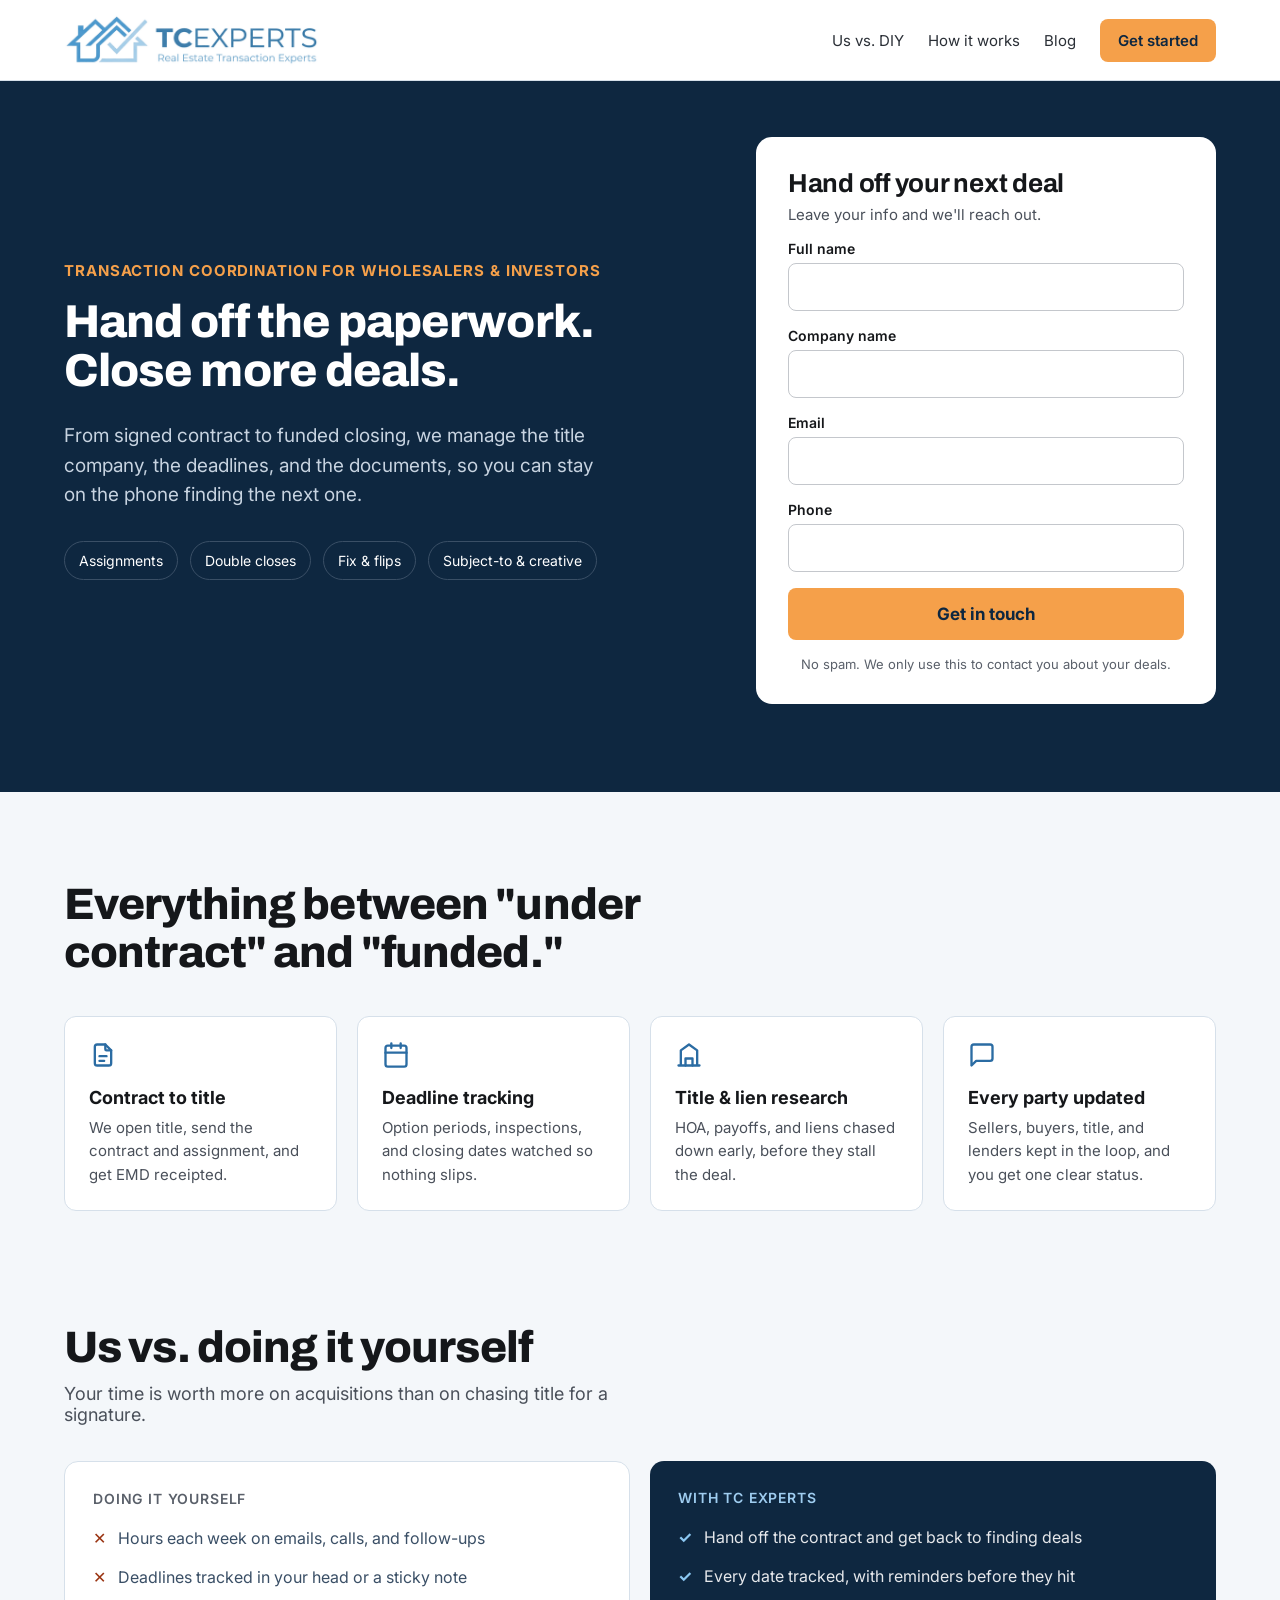
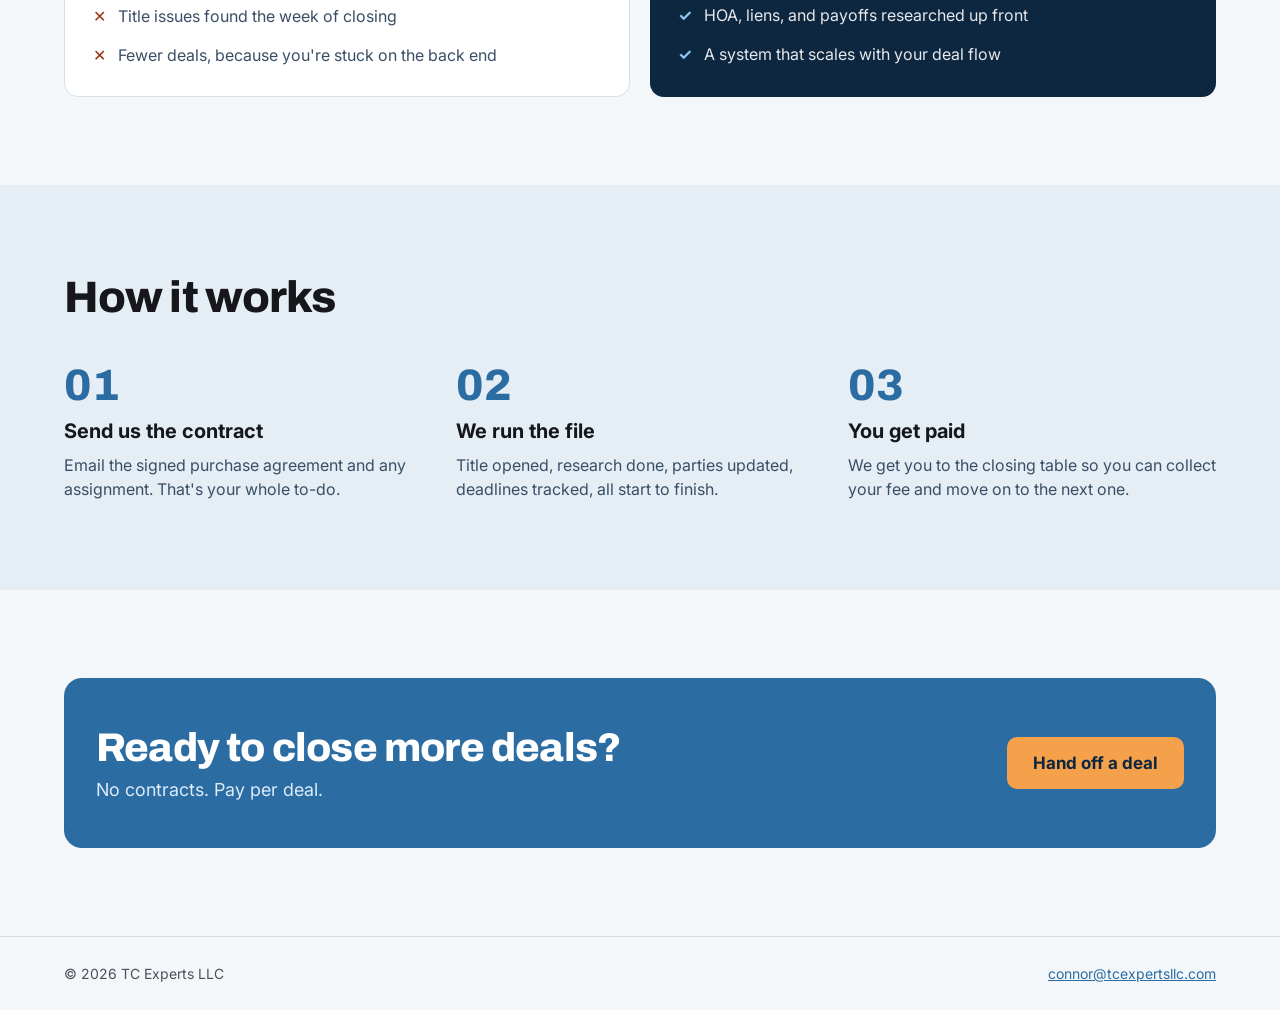
<file: site/index.html>
<!doctype html>
<html lang="en">
<head>
<meta charset="utf-8">
<meta name="viewport" content="width=device-width, initial-scale=1">
<title>TC Experts | Transaction Coordination for Wholesalers &amp; Investors</title>
<meta name="description" content="Transaction coordination for real estate wholesalers and investors. Hand off the paperwork. Close more deals.">
<link rel="icon" href="/logo.png">
<link rel="canonical" href="https://tc-experts.com/">
<style>html{scroll-behavior:smooth} *{box-sizing:border-box}</style>

<link rel="preconnect" href="https://fonts.googleapis.com">
<link href="https://fonts.googleapis.com/css2?family=Archivo:wght@600;700;800&amp;family=Inter:wght@400;500;600&amp;display=swap" rel="stylesheet">
<style>
body{margin:0;background:#F4F7FA}
a{color:#2B6CA3}a:hover{color:#1F5583}
input:focus{outline:2px solid #2B6CA3;outline-offset:1px}
</style>
</head>
<body>


<div style="font-family: Inter, system-ui, sans-serif; color: #15171A; background: #F4F7FA; width: 100%; min-height: 100vh">

<header style="background: #0E2740; color: #FFFFFF">
<div style="background: #FFFFFF; border-bottom: 1px solid #D6E0EA">
<nav style="max-width: 1200px; margin: 0 auto; padding: 14px 24px; display: flex; flex-wrap: wrap; align-items: center; justify-content: space-between; gap: 16px">
<a href="#top" style="display: block; line-height: 0"><img src="logo.png" alt="TC Experts — Real Estate Transaction Experts" style="height: 52px; width: auto; display: block"></a>
<div style="display: flex; flex-wrap: wrap; align-items: center; gap: 24px; font-size: 15px">
<a href="#compare" style="color: #2A2F36; text-decoration: none">Us vs. DIY</a>
<a href="#how" style="color: #2A2F36; text-decoration: none">How it works</a>
<a href="/blog/" style="color: #2A2F36; text-decoration: none">Blog</a>
<a href="#start" style="color: #0E2740; background: #F5A04A; text-decoration: none; font-weight: 600; padding: 12px 18px; border-radius: 8px">Get started</a>
</div>
</nav>
</div>

<section id="top" style="max-width: 1200px; margin: 0 auto; padding: 56px 24px 88px; display: flex; flex-wrap: wrap; gap: 48px; align-items: center">
<div style="flex: 1 1 480px; min-width: 0">
<p style="margin: 0 0 18px; font-size: 15px; font-weight: 700; letter-spacing: 0.06em; text-transform: uppercase; color: #F5A04A">Transaction coordination for wholesalers &amp; investors</p>
<h1 style="margin: 0; font-family: Archivo, sans-serif; font-weight: 800; font-size: clamp(26px, 3.6vw, 52px); line-height: 1.08; letter-spacing: -0.02em"><span style="display: block; white-space: nowrap">Hand off the paperwork.</span><span style="display: block">Close more deals.</span></h1>
<p style="margin: 24px 0 0; font-size: 19px; line-height: 1.55; color: #C7D3E0; max-width: 540px">From signed contract to funded closing, we manage the title company, the deadlines, and the documents, so you can stay on the phone finding the next one.</p>
<div style="margin-top: 32px; display: flex; flex-wrap: wrap; gap: 12px">
<span style="font-size: 14px; color: #FFFFFF; border: 1px solid #3A4F66; padding: 10px 14px; border-radius: 999px">Assignments</span>
<span style="font-size: 14px; color: #FFFFFF; border: 1px solid #3A4F66; padding: 10px 14px; border-radius: 999px">Double closes</span>
<span style="font-size: 14px; color: #FFFFFF; border: 1px solid #3A4F66; padding: 10px 14px; border-radius: 999px">Fix &amp; flips</span>
<span style="font-size: 14px; color: #FFFFFF; border: 1px solid #3A4F66; padding: 10px 14px; border-radius: 999px">Subject-to &amp; creative</span>
</div>
</div>

<div id="start" style="flex: 1 1 380px; min-width: 0; max-width: 460px; background: #FFFFFF; color: #15171A; border-radius: 16px; padding: 32px; box-sizing: border-box">

<form name="contact" method="POST" action="/thanks.html" data-netlify="true" netlify-honeypot="bot-field" style="display: flex; flex-direction: column; gap: 16px">
<input type="hidden" name="form-name" value="contact">
<p style="display:none"><label>Leave blank <input name="bot-field"></label></p>
<div>
<h2 style="margin: 0; font-family: Archivo, sans-serif; font-size: 26px; letter-spacing: -0.01em">Hand off your next deal</h2>
<p style="margin: 8px 0 0; font-size: 15px; color: #4A505A">Leave your info and we'll reach out.</p>
</div>
<label style="display: flex; flex-direction: column; gap: 6px; font-size: 14px; font-weight: 600">Full name
<input type="text" name="name" autocomplete="name" required="required" style="font: inherit; font-weight: 400; font-size: 16px; padding: 12px 14px; border: 1px solid #C4C7CC; border-radius: 8px; min-height: 48px; box-sizing: border-box">
</label>
<label style="display: flex; flex-direction: column; gap: 6px; font-size: 14px; font-weight: 600">Company name
<input type="text" name="company" autocomplete="organization" required="required" style="font: inherit; font-weight: 400; font-size: 16px; padding: 12px 14px; border: 1px solid #C4C7CC; border-radius: 8px; min-height: 48px; box-sizing: border-box">
</label>
<label style="display: flex; flex-direction: column; gap: 6px; font-size: 14px; font-weight: 600">Email
<input type="email" name="email" autocomplete="email" required="required" style="font: inherit; font-weight: 400; font-size: 16px; padding: 12px 14px; border: 1px solid #C4C7CC; border-radius: 8px; min-height: 48px; box-sizing: border-box">
</label>
<label style="display: flex; flex-direction: column; gap: 6px; font-size: 14px; font-weight: 600">Phone
<input type="tel" name="phone" autocomplete="tel" required="required" style="font: inherit; font-weight: 400; font-size: 16px; padding: 12px 14px; border: 1px solid #C4C7CC; border-radius: 8px; min-height: 48px; box-sizing: border-box">
</label>
<button type="submit" style="font: inherit; font-weight: 700; font-size: 17px; color: #0E2740; background: #F5A04A; border: 0; border-radius: 8px; padding: 16px; min-height: 52px; cursor: pointer">Get in touch</button>
<p style="margin: 0; font-size: 13px; color: #5A606A; text-align: center">No spam. We only use this to contact you about your deals.</p>
</form>

</div>
</section>
</header>

<section style="max-width: 1200px; margin: 0 auto; padding: 88px 24px 24px">
<h2 style="margin: 0; font-family: Archivo, sans-serif; font-weight: 800; font-size: clamp(30px, 4vw, 44px); letter-spacing: -0.02em; max-width: 720px">Everything between "under contract" and "funded."</h2>
<div style="margin-top: 40px; display: grid; grid-template-columns: repeat(auto-fit, minmax(240px, 1fr)); gap: 20px">
<div style="background: #FFFFFF; border: 1px solid #D6E0EA; border-radius: 12px; padding: 24px">
<svg aria-hidden="true" width="28" height="28" viewBox="0 0 24 24" fill="none" stroke="#2B6CA3" stroke-width="2" stroke-linecap="round" stroke-linejoin="round"><path d="M14 3v4a1 1 0 0 0 1 1h4"/><path d="M17 21H7a2 2 0 0 1-2-2V5a2 2 0 0 1 2-2h7l5 5v11a2 2 0 0 1-2 2z"/><path d="M9 13h6M9 17h4"/></svg>
<h3 style="margin: 14px 0 8px; font-size: 18px">Contract to title</h3>
<p style="margin: 0; font-size: 15px; line-height: 1.55; color: #4A505A">We open title, send the contract and assignment, and get EMD receipted.</p>
</div>
<div style="background: #FFFFFF; border: 1px solid #D6E0EA; border-radius: 12px; padding: 24px">
<svg aria-hidden="true" width="28" height="28" viewBox="0 0 24 24" fill="none" stroke="#2B6CA3" stroke-width="2" stroke-linecap="round" stroke-linejoin="round"><rect x="3" y="4" width="18" height="18" rx="2"/><path d="M16 2v4M8 2v4M3 10h18"/></svg>
<h3 style="margin: 14px 0 8px; font-size: 18px">Deadline tracking</h3>
<p style="margin: 0; font-size: 15px; line-height: 1.55; color: #4A505A">Option periods, inspections, and closing dates watched so nothing slips.</p>
</div>
<div style="background: #FFFFFF; border: 1px solid #D6E0EA; border-radius: 12px; padding: 24px">
<svg aria-hidden="true" width="28" height="28" viewBox="0 0 24 24" fill="none" stroke="#2B6CA3" stroke-width="2" stroke-linecap="round" stroke-linejoin="round"><path d="M3 21h18M5 21V8l7-5 7 5v13"/><path d="M9 21v-6h6v6"/></svg>
<h3 style="margin: 14px 0 8px; font-size: 18px">Title &amp; lien research</h3>
<p style="margin: 0; font-size: 15px; line-height: 1.55; color: #4A505A">HOA, payoffs, and liens chased down early, before they stall the deal.</p>
</div>
<div style="background: #FFFFFF; border: 1px solid #D6E0EA; border-radius: 12px; padding: 24px">
<svg aria-hidden="true" width="28" height="28" viewBox="0 0 24 24" fill="none" stroke="#2B6CA3" stroke-width="2" stroke-linecap="round" stroke-linejoin="round"><path d="M21 15a2 2 0 0 1-2 2H7l-4 4V5a2 2 0 0 1 2-2h14a2 2 0 0 1 2 2z"/></svg>
<h3 style="margin: 14px 0 8px; font-size: 18px">Every party updated</h3>
<p style="margin: 0; font-size: 15px; line-height: 1.55; color: #4A505A">Sellers, buyers, title, and lenders kept in the loop, and you get one clear status.</p>
</div>
</div>
</section>

<section id="compare" style="max-width: 1200px; margin: 0 auto; padding: 88px 24px">
<h2 style="margin: 0; font-family: Archivo, sans-serif; font-weight: 800; font-size: clamp(30px, 4vw, 44px); letter-spacing: -0.02em">Us vs. doing it yourself</h2>
<p style="margin: 12px 0 0; font-size: 18px; color: #4A505A; max-width: 620px">Your time is worth more on acquisitions than on chasing title for a signature.</p>
<div style="margin-top: 36px; display: flex; flex-wrap: wrap; gap: 20px">
<div style="flex: 1 1 340px; min-width: 0; background: #FFFFFF; border: 1px solid #D6E0EA; border-radius: 14px; padding: 28px">
<p style="margin: 0 0 20px; font-size: 14px; font-weight: 600; letter-spacing: 0.06em; text-transform: uppercase; color: #5A606A">Doing it yourself</p>
<ul style="margin: 0; padding: 0; list-style: none; display: flex; flex-direction: column; gap: 16px; font-size: 16px; line-height: 1.45; color: #3A4F66">
<li style="display: flex; gap: 12px"><span aria-hidden="true" style="color: #9A3412; font-weight: 700">✕</span>Hours each week on emails, calls, and follow-ups</li>
<li style="display: flex; gap: 12px"><span aria-hidden="true" style="color: #9A3412; font-weight: 700">✕</span>Deadlines tracked in your head or a sticky note</li>
<li style="display: flex; gap: 12px"><span aria-hidden="true" style="color: #9A3412; font-weight: 700">✕</span>Title issues found the week of closing</li>
<li style="display: flex; gap: 12px"><span aria-hidden="true" style="color: #9A3412; font-weight: 700">✕</span>Fewer deals, because you're stuck on the back end</li>
</ul>
</div>
<div style="flex: 1 1 340px; min-width: 0; background: #0E2740; color: #FFFFFF; border-radius: 14px; padding: 28px">
<p style="margin: 0 0 20px; font-size: 14px; font-weight: 600; letter-spacing: 0.06em; text-transform: uppercase; color: #9FCDF0">With TC Experts</p>
<ul style="margin: 0; padding: 0; list-style: none; display: flex; flex-direction: column; gap: 16px; font-size: 16px; line-height: 1.45; color: #E6E8EB">
<li style="display: flex; gap: 12px"><span aria-hidden="true" style="color: #8CC8F2; font-weight: 700">✓</span>Hand off the contract and get back to finding deals</li>
<li style="display: flex; gap: 12px"><span aria-hidden="true" style="color: #8CC8F2; font-weight: 700">✓</span>Every date tracked, with reminders before they hit</li>
<li style="display: flex; gap: 12px"><span aria-hidden="true" style="color: #8CC8F2; font-weight: 700">✓</span>HOA, liens, and payoffs researched up front</li>
<li style="display: flex; gap: 12px"><span aria-hidden="true" style="color: #8CC8F2; font-weight: 700">✓</span>A system that scales with your deal flow</li>
</ul>
</div>
</div>
</section>

<section id="how" style="background: #E5EDF5">
<div style="max-width: 1200px; margin: 0 auto; padding: 88px 24px">
<h2 style="margin: 0; font-family: Archivo, sans-serif; font-weight: 800; font-size: clamp(30px, 4vw, 44px); letter-spacing: -0.02em">How it works</h2>
<ol style="margin: 40px 0 0; padding: 0; list-style: none; display: grid; grid-template-columns: repeat(auto-fit, minmax(260px, 1fr)); gap: 24px">
<li style="display: flex; flex-direction: column; gap: 10px">
<span style="font-family: Archivo, sans-serif; font-weight: 800; font-size: 44px; color: #2B6CA3">01</span>
<h3 style="margin: 0; font-size: 20px">Send us the contract</h3>
<p style="margin: 0; font-size: 16px; line-height: 1.55; color: #3A4F66">Email the signed purchase agreement and any assignment. That's your whole to-do.</p>
</li>
<li style="display: flex; flex-direction: column; gap: 10px">
<span style="font-family: Archivo, sans-serif; font-weight: 800; font-size: 44px; color: #2B6CA3">02</span>
<h3 style="margin: 0; font-size: 20px">We run the file</h3>
<p style="margin: 0; font-size: 16px; line-height: 1.55; color: #3A4F66">Title opened, research done, parties updated, deadlines tracked, all start to finish.</p>
</li>
<li style="display: flex; flex-direction: column; gap: 10px">
<span style="font-family: Archivo, sans-serif; font-weight: 800; font-size: 44px; color: #2B6CA3">03</span>
<h3 style="margin: 0; font-size: 20px">You get paid</h3>
<p style="margin: 0; font-size: 16px; line-height: 1.55; color: #3A4F66">We get you to the closing table so you can collect your fee and move on to the next one.</p>
</li>
</ol>
</div>
</section>

<section style="max-width: 1200px; margin: 0 auto; padding: 88px 24px">
<div style="background: #2B6CA3; color: #FFFFFF; border-radius: 18px; padding: 48px 32px; display: flex; flex-wrap: wrap; align-items: center; justify-content: space-between; gap: 24px">
<div style="flex: 1 1 420px; min-width: 0">
<h2 style="margin: 0; font-family: Archivo, sans-serif; font-weight: 800; font-size: clamp(28px, 3.5vw, 40px); letter-spacing: -0.02em">Ready to close more deals?</h2>
<p style="margin: 10px 0 0; font-size: 18px; color: #DCEBF8">No contracts. Pay per deal.</p>
</div>
<a href="#start" style="color: #0E2740; background: #F5A04A; text-decoration: none; font-weight: 700; font-size: 17px; padding: 16px 26px; border-radius: 10px">Hand off a deal</a>
</div>
</section>

<footer style="border-top: 1px solid #D3DDE7">
<div style="max-width: 1200px; margin: 0 auto; padding: 28px 24px; display: flex; flex-wrap: wrap; justify-content: space-between; gap: 12px; font-size: 14px; color: #4A505A">
<span>© 2026 TC Experts LLC</span>
<a href="mailto:connor@tcexpertsllc.com">connor@tcexpertsllc.com</a>
</div>
</footer>

</div>

</body>
</html>
</file>
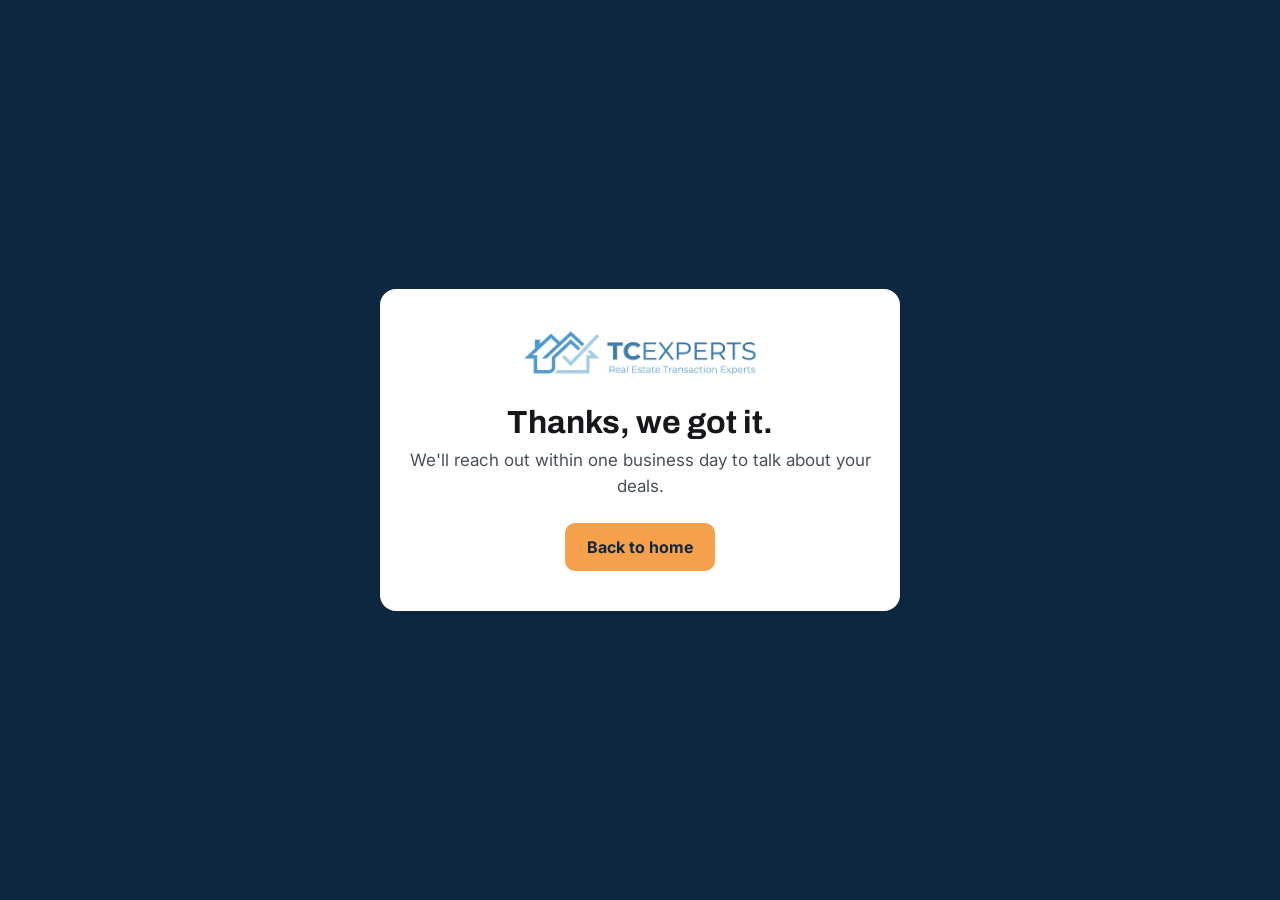
<file: site/thanks.html>
<!doctype html>
<html lang="en">
<head>
<meta charset="utf-8">
<meta name="viewport" content="width=device-width, initial-scale=1">
<title>TC Experts | Transaction Coordination for Wholesalers &amp; Investors</title>
<meta name="description" content="Transaction coordination for real estate wholesalers and investors. Hand off the paperwork. Close more deals.">
<link rel="icon" href="logo.png">
<style>html{scroll-behavior:smooth} *{box-sizing:border-box}</style>

<link rel="preconnect" href="https://fonts.googleapis.com">
<link href="https://fonts.googleapis.com/css2?family=Archivo:wght@600;700;800&amp;family=Inter:wght@400;500;600&amp;display=swap" rel="stylesheet">
<style>
body{margin:0;background:#F4F7FA}
a{color:#2B6CA3}a:hover{color:#1F5583}
input:focus{outline:2px solid #2B6CA3;outline-offset:1px}
</style>
</head>
<body>
<div style="font-family: Inter, system-ui, sans-serif; min-height: 100vh; background: #0E2740; color: #FFFFFF; display: flex; align-items: center; justify-content: center; padding: 24px">
<div style="max-width: 520px; text-align: center; background: #FFFFFF; color: #15171A; border-radius: 16px; padding: 40px 28px">
<img src="logo.png" alt="TC Experts" style="height: 48px; width: auto">
<h1 style="font-family: Archivo, sans-serif; font-size: 32px; margin: 24px 0 8px">Thanks, we got it.</h1>
<p style="font-size: 17px; line-height: 1.5; color: #4A505A; margin: 0 0 24px">We'll reach out within one business day to talk about your deals.</p>
<a href="/" style="display: inline-block; color: #0E2740; background: #F5A04A; text-decoration: none; font-weight: 700; padding: 14px 22px; border-radius: 10px">Back to home</a>
</div>
</div>
</body>
</html>
</file>
